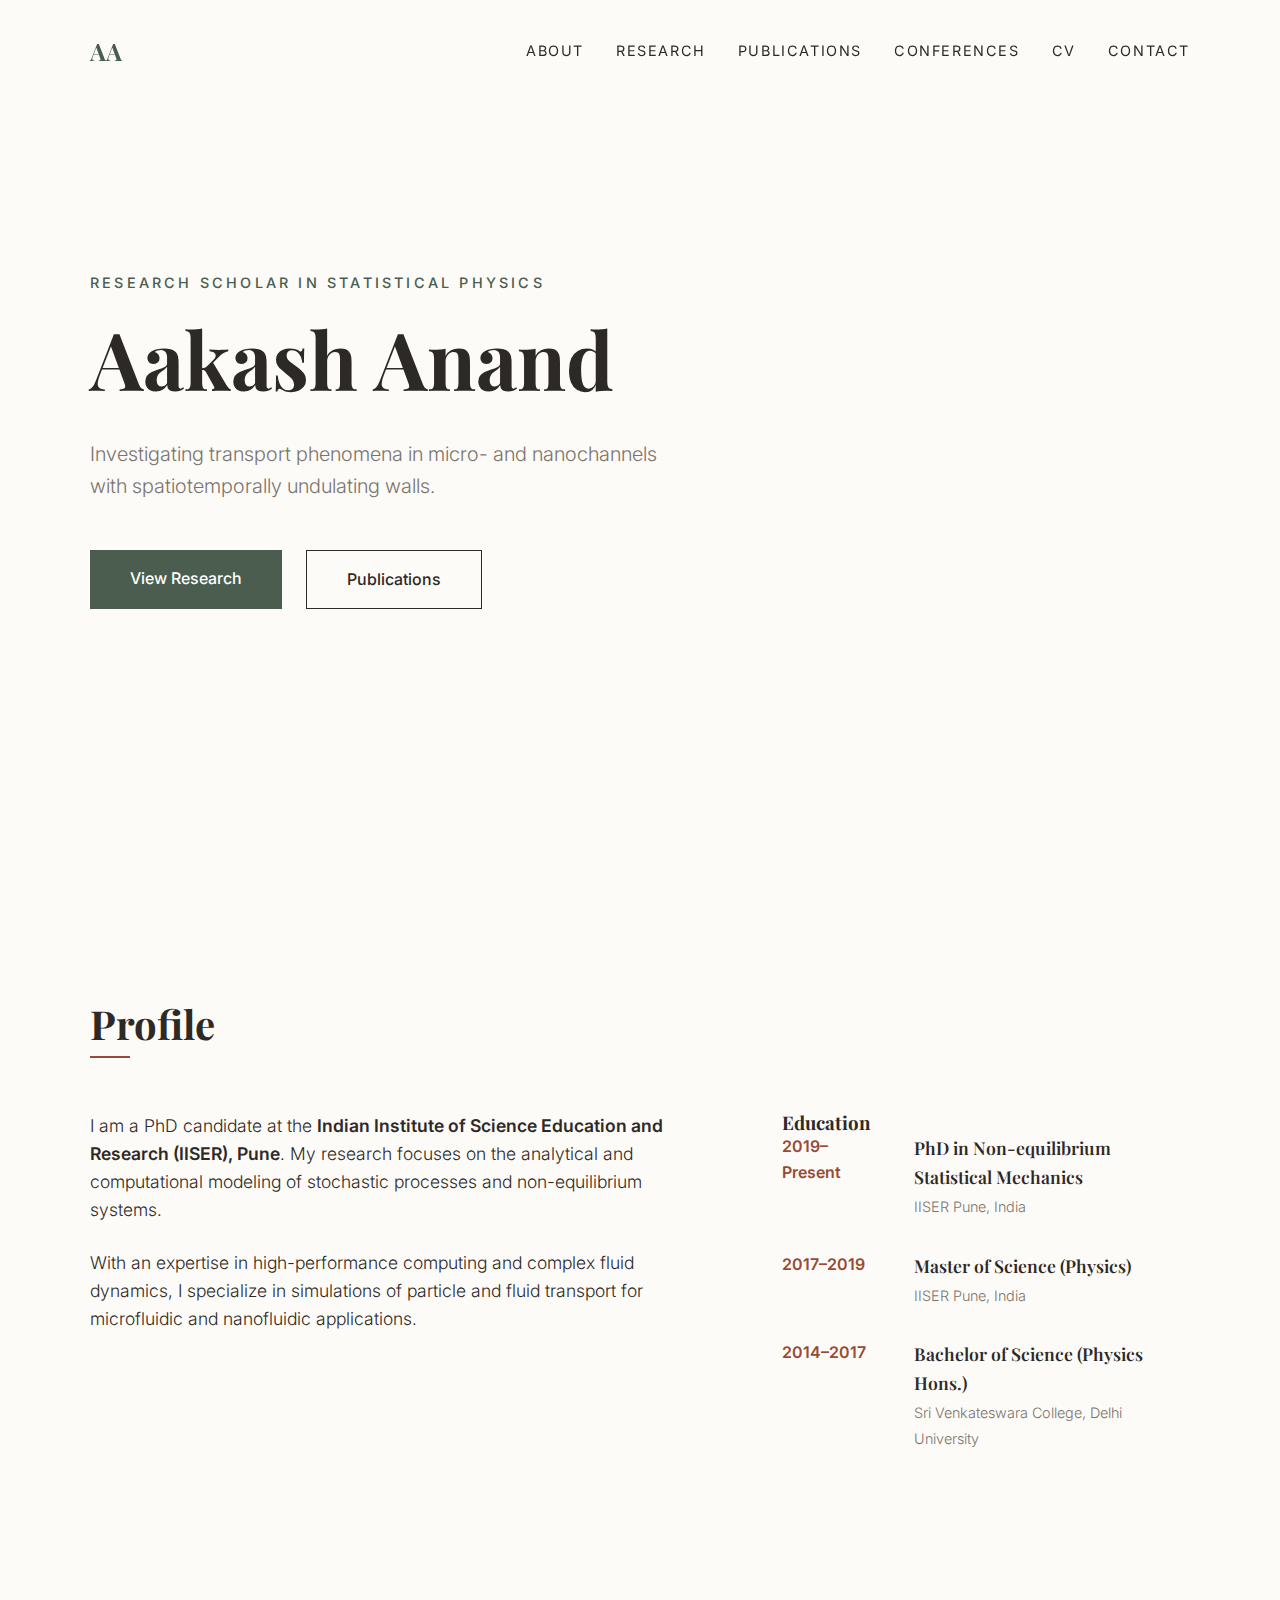
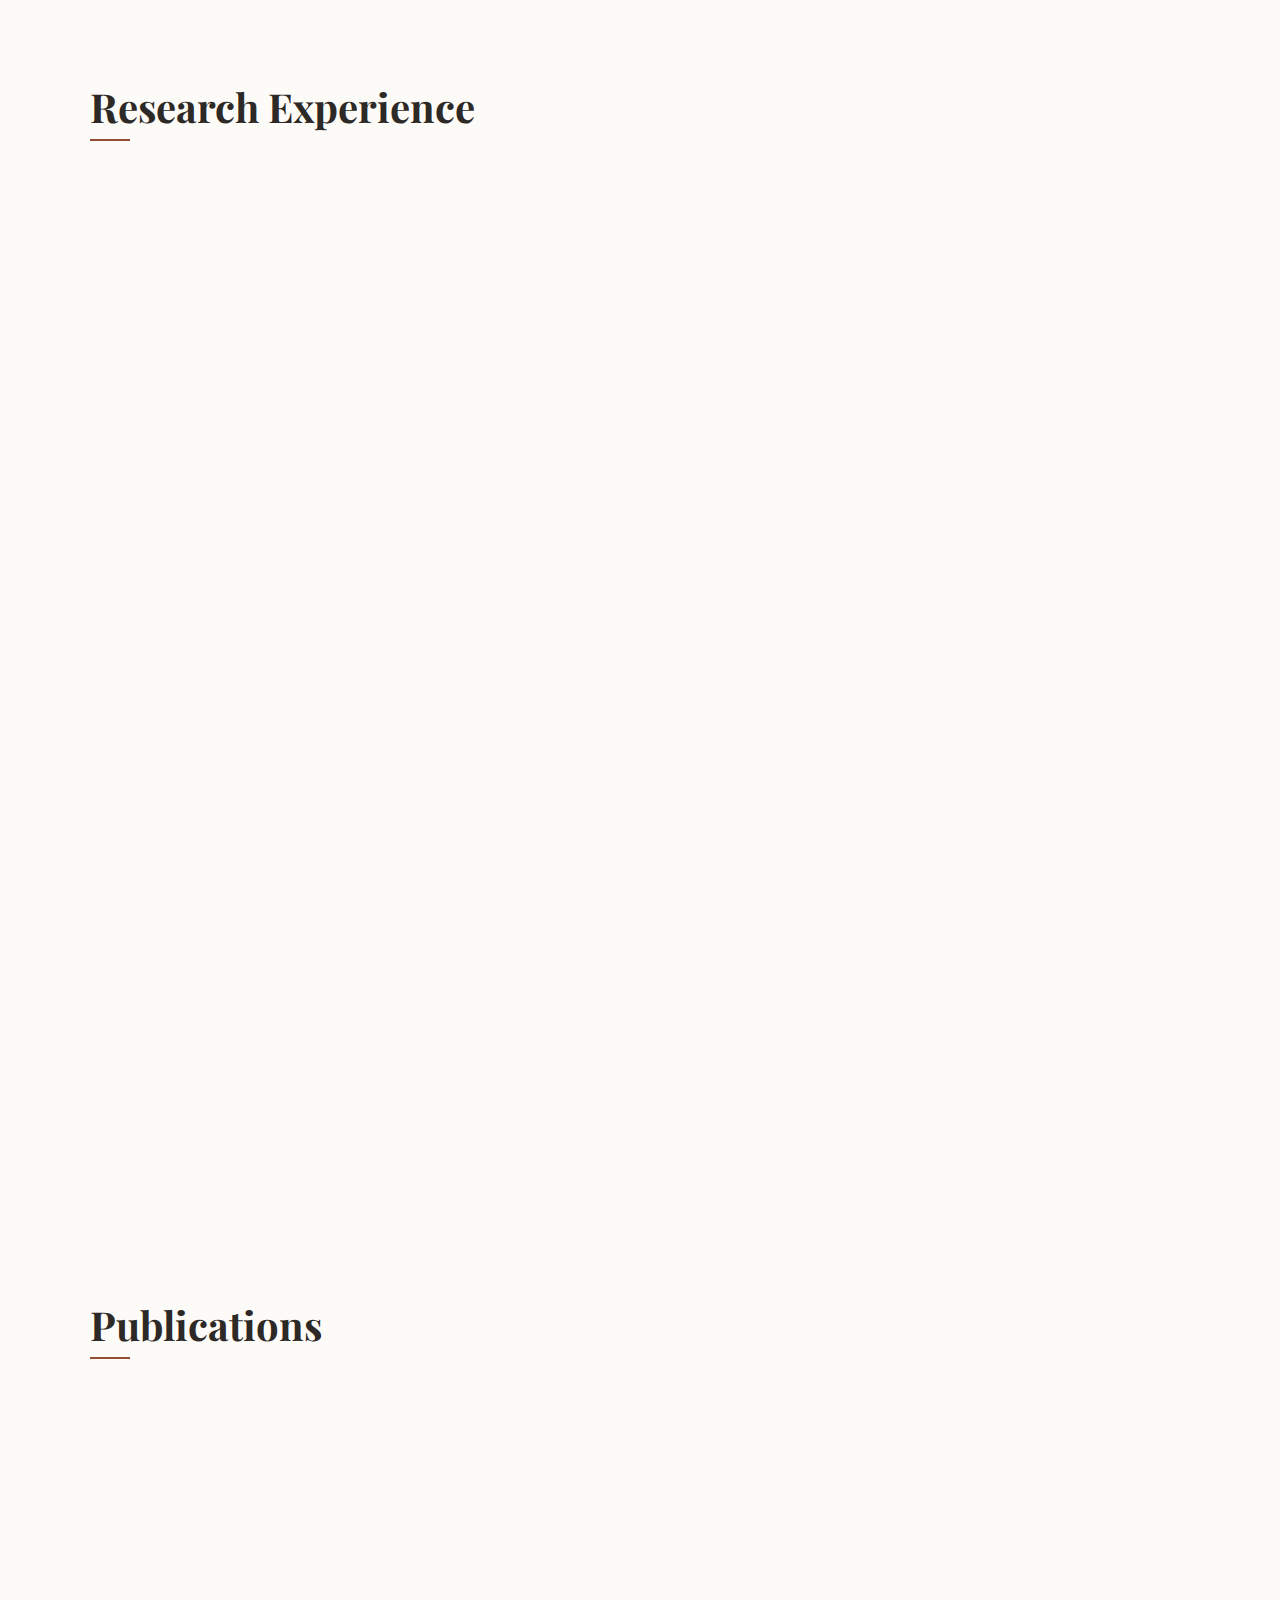
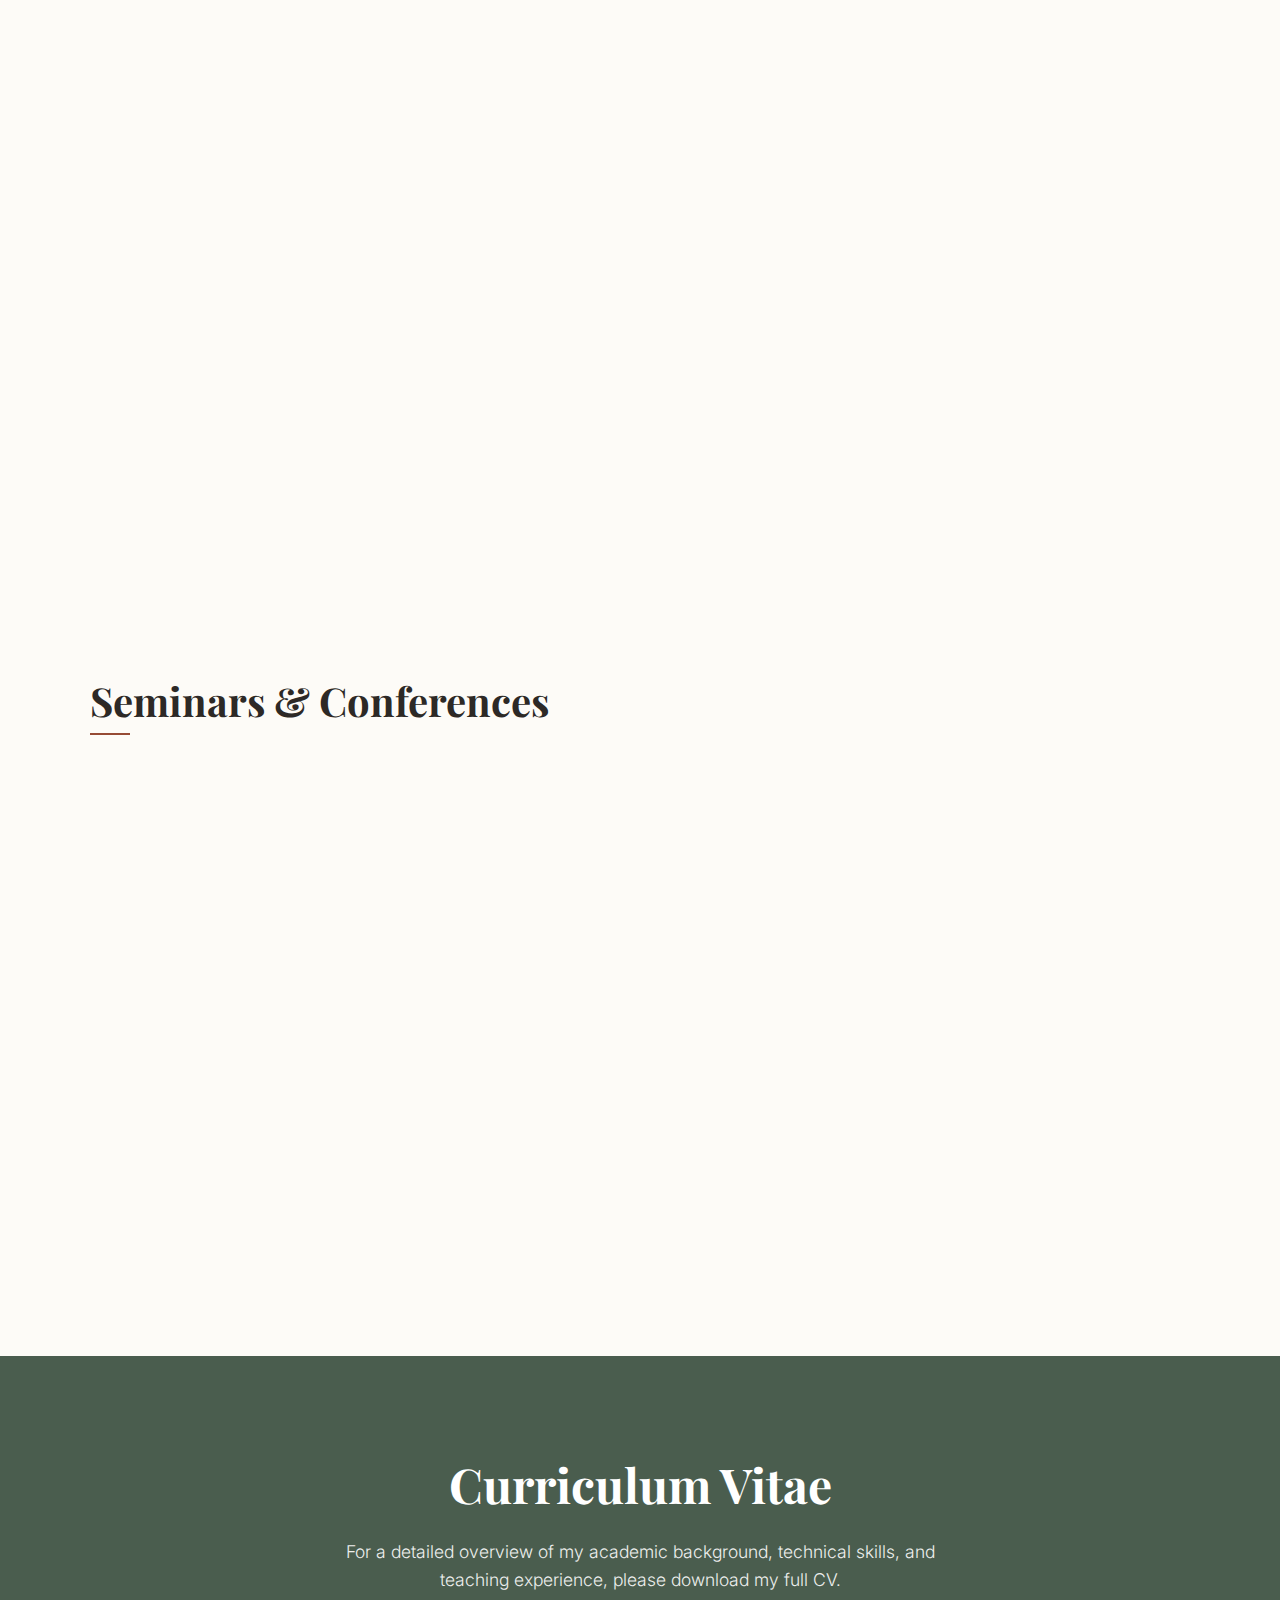
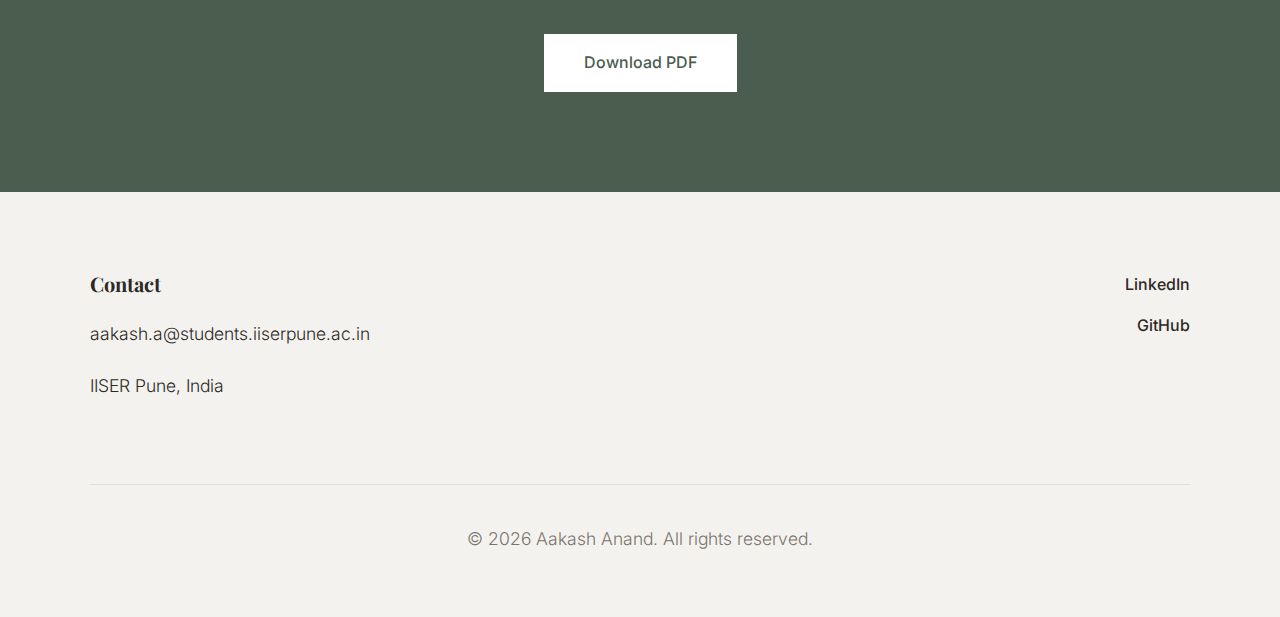
<file: index.html>
<!DOCTYPE html>
<html lang="en">

<head>
    <meta charset="UTF-8">
    <meta name="viewport" content="width=device-width, initial-scale=1.0">
    <title>Aakash Anand | Statistical Physics & Stochastic Processes</title>
    <meta name="description"
        content="Personal website of Aakash Anand, PhD candidate in Statistical Physics at IISER Pune specializing in transport phenomena, micro- and nanochannels, and stochastic modeling.">
    <link rel="preconnect" href="https://fonts.googleapis.com">
    <link rel="preconnect" href="https://fonts.gstatic.com" crossorigin>
    <link
        href="https://fonts.googleapis.com/css2?family=Inter:wght@300;400;500;600&family=Playfair+Display:ital,wght@0,400;0,700;1,400&display=swap"
        rel="stylesheet">
    <link rel="stylesheet" href="style.css">
</head>

<body>
    <header>
        <nav>
            <div class="logo">AA</div>
            <ul>
                <li><a href="#about">About</a></li>
                <li><a href="#research">Research</a></li>
                <li><a href="#publications">Publications</a></li>
                <li><a href="#conferences">Conferences</a></li>
                <li><a href="#cv">CV</a></li>
                <li><a href="#contact">Contact</a></li>
            </ul>
        </nav>
    </header>

    <main>
        <section id="hero" class="hero">
            <div class="container">
                <span class="reveal">Research Scholar in Statistical Physics</span>
                <h1 class="reveal">Aakash Anand</h1>
                <p class="reveal">Investigating transport phenomena in micro- and nanochannels with spatiotemporally
                    undulating walls.</p>
                <div class="hero-cta reveal">
                    <a href="#research" class="btn btn-primary">View Research</a>
                    <a href="#publications" class="btn btn-secondary">Publications</a>
                </div>
            </div>
        </section>

        <section id="about" class="about">
            <div class="container">
                <h2 class="section-title">Profile</h2>
                <div class="profile-grid">
                    <div class="profile-text">
                        <p>I am a PhD candidate at the <strong>Indian Institute of Science Education and Research
                                (IISER), Pune</strong>. My research focuses on the analytical and computational modeling
                            of stochastic processes and non-equilibrium systems.</p>
                        <p>With an expertise in high-performance computing and complex fluid dynamics, I specialize in
                            simulations of particle and fluid transport for microfluidic and nanofluidic applications.
                        </p>
                    </div>
                    <div class="education">
                        <h3>Education</h3>
                        <ul class="edu-list">
                            <li>
                                <span class="year">2019–Present</span>
                                <div class="edu-detail">
                                    <strong>PhD in Non-equilibrium Statistical Mechanics</strong>
                                    <span>IISER Pune, India</span>
                                </div>
                            </li>
                            <li>
                                <span class="year">2017–2019</span>
                                <div class="edu-detail">
                                    <strong>Master of Science (Physics)</strong>
                                    <span>IISER Pune, India</span>
                                </div>
                            </li>
                            <li>
                                <span class="year">2014–2017</span>
                                <div class="edu-detail">
                                    <strong>Bachelor of Science (Physics Hons.)</strong>
                                    <span>Sri Venkateswara College, Delhi University</span>
                                </div>
                            </li>
                        </ul>
                    </div>
                </div>
            </div>
        </section>

        <section id="research" class="research">
            <div class="container">
                <h2 class="section-title">Research Experience</h2>
                <div class="research-grid">
                    <div class="research-card">
                        <span class="card-tag">Soft Matter</span>
                        <h3>Overdamped Dynamics in Nanochannels</h3>
                        <p>Investigated ratcheting transport phenomena in nanochannels with undulating walls. Studied
                            the efficiency of the ratcheting process and analyzed the effects of physical parameters
                            like temperature on transport behavior.</p>
                    </div>
                    <div class="research-card">
                        <span class="card-tag">Fluid Dynamics</span>
                        <h3>Surface-Fluctuation Driven Flow</h3>
                        <p>Developed perturbation analysis for low Reynolds number flow in nanotubes. Successfully
                            distinguished surface-driven flow from bulk flow under pressure head in cylindrical
                            nanochannels.</p>
                    </div>
                    <div class="research-card">
                        <span class="card-tag">Systems Biology</span>
                        <h3>Gene Regulatory Networks in EMT</h3>
                        <p>Modeled gene regulatory circuits involved in Epithelial to Mesenchymal Transition (EMT).
                            Analyzed conditions for pattern formation and multistability in complex biological systems.
                        </p>
                    </div>
                    <div class="research-card">
                        <span class="card-tag">Stochastic Modeling</span>
                        <h3>Transport in Soft Microchannels</h3>
                        <p>Designed a "hydrodynamic ratchet" model where the fluid flow itself acts as the transport
                            mechanism. Currently extending this to multi-particle systems and polymer-like chains.</p>
                    </div>
                    <div class="research-card">
                        <span class="card-tag">Theory</span>
                        <h3>Path Integrals & RG Theory</h3>
                        <p>Conducted research on foundational concepts in quantum field theory, including path integral
                            formulation, group theory, and renormalization group (RG) theory.</p>
                    </div>
                    <div class="research-card">
                        <span class="card-tag">Continuous Learning</span>
                        <h3>Stochastic Calculus & Processes</h3>
                        <p>In-depth study of Itô and Stratonovich interpretations, Langevin dynamics, and noise-induced
                            behavior in complex systems.</p>
                    </div>
                </div>
            </div>
        </section>

        <section id="publications" class="publications">
            <div class="container">
                <h2 class="section-title">Publications</h2>
                <ul class="pub-list">
                    <li>
                        <span class="pub-year">2025</span>
                        <div class="pub-content">
                            <h3>Flow cross-overs under surface fluctuations in cylindrical nano-channel</h3>
                            <p><strong>Aakash Anand</strong>, A. Bhattacharyay.</p>
                            <p class="pub-journal"><em>Physics Letters A</em>, 2025, Article No. 130676.</p>
                            <a href="https://doi.org/10.1016/j.physleta.2025.130676" target="_blank"
                                class="pub-link">DOI: 10.1016/j.physleta.2025.130676</a>
                        </div>
                    </li>
                    <li>
                        <span class="pub-year">2023</span>
                        <div class="pub-content">
                            <h3>Room temperature flashing Ratcheting in nano-channels</h3>
                            <p><strong>Aakash Anand</strong>, A. Bhattacharyay.</p>
                            <p class="pub-journal"><em>Physica A: Statistical Mechanics and its Applications</em>, 626
                                (2023): 128889.</p>
                            <a href="https://doi.org/10.1016/j.physa.2023.128889" target="_blank" class="pub-link">DOI:
                                10.1016/j.physa.2023.128889</a>
                        </div>
                    </li>
                    <li>
                        <span class="pub-year">Preprint</span>
                        <div class="pub-content">
                            <h3>Hydrodynamic Ratchet for Tracer Transport in a Soft Microchannel: A Detailed Analysis
                            </h3>
                            <p><strong>Aakash Anand</strong>, A. Bhattacharyay.</p>
                            <p class="pub-journal">Submitted to <em>Physical Review E</em>.</p>
                            <a href="https://arxiv.org/abs/2510.12492" target="_blank"
                                class="pub-link">arXiv:2510.12492</a>
                        </div>
                    </li>
                </ul>
            </div>
        </section>

        <section id="conferences" class="conferences">
            <div class="container">
                <h2 class="section-title">Seminars & Conferences</h2>
                <div class="conf-grid">
                    <div class="conf-item">
                        <span class="conf-date">2025</span>
                        <p><strong>Workshop on Mathematical Finance</strong>, IISER Pune, India.</p>
                    </div>
                    <div class="conf-item">
                        <span class="conf-date">2024</span>
                        <p><strong>Data Dynamics Summit 2024</strong>, IISER Pune, India.</p>
                    </div>
                    <div class="conf-item">
                        <span class="conf-date">2023</span>
                        <p><strong>International Conference on Non-Linear Science and Applications</strong>, IIT
                            Bhubaneswar, India.</p>
                    </div>
                    <div class="conf-item">
                        <span class="conf-date">2023</span>
                        <p><strong>Complexity and Non-Linear Dynamics in STEM</strong>, IIT Hyderabad, India.</p>
                    </div>
                    <div class="conf-item">
                        <span class="conf-date">2023</span>
                        <p><strong>Perspectives in Non-Linear Dynamics</strong>, IIT Madras, India.</p>
                    </div>
                    <div class="conf-item">
                        <span class="conf-date">2022</span>
                        <p><strong>Conference on Nonlinear Systems and Dynamics (CNSD)</strong>, IISER Pune, India.</p>
                    </div>
                    <div class="conf-item">
                        <span class="conf-date">2020</span>
                        <p><strong>Bangalore School on Statistical Physics XI</strong>, ICTS Bangalore, India.</p>
                    </div>
                    <div class="conf-item">
                        <span class="conf-date">2019</span>
                        <p><strong>SERB School on Non-linear Dynamics</strong>, IIT Patna, India.</p>
                    </div>
                </div>
            </div>
        </section>

        <section id="cv" class="cv-section">
            <div class="container">
                <div class="cv-card">
                    <h2>Curriculum Vitae</h2>
                    <p>For a detailed overview of my academic background, technical skills, and teaching experience,
                        please download my full CV.</p>
                    <a href="docs/Curriculum_Vitae_Aakash_Anand.pdf" target="_blank" class="btn btn-primary">Download
                        PDF</a>
                </div>
            </div>
        </section>
    </main>

    <footer id="contact">
        <div class="container">
            <div class="footer-grid">
                <div class="contact-info">
                    <h3>Contact</h3>
                    <p>aakash.a@students.iiserpune.ac.in</p>
                    <p>IISER Pune, India</p>
                </div>
                <div class="social-links">
                    <a href="https://linkedin.com/in/aakash-anand-627765370" target="_blank">LinkedIn</a>
                    <a href="https://github.com/aakashanand95" target="_blank">GitHub</a>
                </div>
            </div>
            <div class="copyright">
                <p>&copy; <span id="year"></span> Aakash Anand. All rights reserved.</p>
            </div>
        </div>
    </footer>

    <script src="script.js"></script>
</body>

</html>
</file>
<file: style.css>
:root {
    /* Earth Toned Color Palette */
    --bg-color: #FDFBF7;
    --text-color: #2D2926;
    --primary-color: #4A5D4E;
    /* Sage Green */
    --secondary-color: #964B35;
    /* Terracotta */
    --accent-color: #D4A373;
    /* Sandy Gold */
    --muted-color: #7A746E;
    --border-color: #E5E1DA;

    --serif-font: 'Playfair Display', serif;
    --sans-font: 'Inter', -apple-system, BlinkMacSystemFont, "Segoe UI", Roboto, sans-serif;

    --container-width: 1100px;
    --section-padding: 100px 0;
}

* {
    margin: 0;
    padding: 0;
    box-sizing: border-box;
}

html {
    scroll-behavior: smooth;
}

body {
    background-color: var(--bg-color);
    color: var(--text-color);
    font-family: var(--sans-font);
    line-height: 1.6;
    font-weight: 300;
    overflow-x: hidden;
}

.container {
    width: 90%;
    max-width: var(--container-width);
    margin: 0 auto;
}

/* Typography */
h1,
h2,
h3 {
    font-family: var(--serif-font);
    font-weight: 700;
    line-height: 1.2;
}

p {
    margin-bottom: 1.5rem;
    font-size: 1.1rem;
}

em {
    font-style: italic;
}

strong {
    font-weight: 600;
}

/* Header & Nav */
header {
    padding: 2rem 0;
    position: fixed;
    top: 0;
    width: 100%;
    z-index: 1000;
    transition: background 0.3s ease;
}

header.scrolled {
    background: rgba(253, 251, 247, 0.9);
    backdrop-filter: blur(10px);
    padding: 1rem 0;
    border-bottom: 1px solid var(--border-color);
}

nav {
    width: 90%;
    max-width: var(--container-width);
    margin: 0 auto;
    display: flex;
    justify-content: space-between;
    align-items: center;
}

.logo {
    font-family: var(--serif-font);
    font-size: 1.5rem;
    font-weight: 700;
    color: var(--primary-color);
}

nav ul {
    display: flex;
    list-style: none;
    gap: 2rem;
}

nav ul a {
    text-decoration: none;
    color: var(--text-color);
    font-weight: 400;
    font-size: 0.9rem;
    text-transform: uppercase;
    letter-spacing: 0.1rem;
    transition: color 0.3s ease;
}

nav ul a:hover {
    color: var(--secondary-color);
}

/* Sections */
section {
    padding: var(--section-padding);
}

.section-title {
    font-size: 2.5rem;
    margin-bottom: 4rem;
    position: relative;
    display: inline-block;
}

.section-title::after {
    content: '';
    position: absolute;
    bottom: -10px;
    left: 0;
    width: 40px;
    height: 2px;
    background-color: var(--secondary-color);
}

/* Hero Section */
.hero {
    height: 100vh;
    display: flex;
    align-items: center;
    padding-top: 80px;
}

.hero span {
    display: block;
    color: var(--primary-color);
    font-weight: 500;
    text-transform: uppercase;
    letter-spacing: 0.2rem;
    margin-bottom: 1rem;
    font-size: 0.9rem;
}

.hero h1 {
    font-size: 5rem;
    margin-bottom: 2rem;
    max-width: 800px;
}

.hero p {
    font-size: 1.25rem;
    max-width: 600px;
    margin-bottom: 3rem;
    color: var(--muted-color);
}

.hero-cta {
    display: flex;
    gap: 1.5rem;
}

/* Buttons */
.btn {
    padding: 1rem 2.5rem;
    text-decoration: none;
    font-weight: 500;
    border-radius: 0;
    transition: all 0.3s ease;
    display: inline-block;
}

.btn-primary {
    background-color: var(--primary-color);
    color: white;
}

.btn-primary:hover {
    background-color: var(--text-color);
    transform: translateY(-3px);
}

.btn-secondary {
    border: 1px solid var(--text-color);
    color: var(--text-color);
}

.btn-secondary:hover {
    background-color: var(--text-color);
    color: white;
    transform: translateY(-3px);
}

/* About Section */
.profile-grid {
    display: grid;
    grid-template-columns: 1.2fr 0.8fr;
    gap: 5rem;
}

.edu-list {
    list-style: none;
}

.edu-list li {
    display: flex;
    gap: 2rem;
    margin-bottom: 2rem;
}

.edu-list .year {
    font-weight: 600;
    color: var(--secondary-color);
    min-width: 100px;
}

.edu-detail strong {
    display: block;
    font-family: var(--serif-font);
    font-size: 1.1rem;
    margin-bottom: 0.2rem;
}

.edu-detail span {
    font-size: 0.9rem;
    color: var(--muted-color);
}

/* Research Section */
.research-grid {
    display: grid;
    grid-template-columns: repeat(auto-fit, minmax(300px, 1fr));
    gap: 3rem;
}

.research-card {
    padding: 3rem;
    background: white;
    border: 1px solid var(--border-color);
    transition: transform 0.3s ease, box-shadow 0.3s ease;
}

.research-card:hover {
    transform: translateY(-10px);
    box-shadow: 0 20px 40px rgba(0, 0, 0, 0.05);
    border-color: var(--accent-color);
}

.research-card h3 {
    font-size: 1.5rem;
    margin-bottom: 1.5rem;
}

.card-tag {
    display: inline-block;
    font-size: 0.7rem;
    font-weight: 600;
    text-transform: uppercase;
    letter-spacing: 0.1rem;
    color: var(--secondary-color);
    background: #FFF4F0;
    padding: 0.2rem 0.6rem;
    margin-bottom: 1rem;
    border-radius: 2px;
}

.research-card p {
    font-size: 1rem;
    color: var(--muted-color);
    margin-bottom: 0;
}

/* Publications Section */
.pub-list {
    list-style: none;
}

.pub-list li {
    display: flex;
    gap: 3rem;
    padding: 2.5rem 0;
    border-bottom: 1px solid var(--border-color);
}

.pub-year {
    font-family: var(--serif-font);
    font-size: 1.5rem;
    font-weight: 700;
    color: var(--accent-color);
    min-width: 100px;
}

.pub-content h3 {
    margin-bottom: 0.8rem;
    font-size: 1.35rem;
}

.pub-content p {
    color: var(--text-color);
    margin-bottom: 0.5rem;
    font-size: 1rem;
}

.pub-journal {
    color: var(--muted-color) !important;
    font-size: 0.95rem !important;
}

.pub-link {
    display: inline-block;
    margin-top: 0.8rem;
    font-size: 0.85rem;
    color: var(--primary-color);
    text-decoration: none;
    border-bottom: 1px solid transparent;
    transition: border 0.3s ease;
}

.pub-link:hover {
    border-bottom: 1px solid var(--primary-color);
}

/* Conferences Section */
.conf-grid {
    display: grid;
    grid-template-columns: repeat(auto-fit, minmax(400px, 1fr));
    gap: 2rem;
}

.conf-item {
    display: flex;
    gap: 1.5rem;
    padding: 1.5rem;
    background: white;
    border: 1px solid var(--border-color);
    align-items: center;
}

.conf-date {
    font-weight: 600;
    color: var(--accent-color);
    font-size: 1rem;
    min-width: 50px;
}

.conf-item p {
    margin-bottom: 0;
    font-size: 0.95rem;
}

/* CV Section */
.cv-section {
    background-color: var(--primary-color);
    color: white;
    text-align: center;
}

.cv-section .section-title {
    color: white;
}

.cv-card {
    max-width: 600px;
    margin: 0 auto;
}

.cv-card h2 {
    font-size: 3rem;
    margin-bottom: 1.5rem;
}

.cv-card p {
    margin-bottom: 2.5rem;
    opacity: 0.9;
}

.cv-card .btn-primary {
    background-color: white;
    color: var(--primary-color);
}

.cv-card .btn-primary:hover {
    background-color: var(--accent-color);
    color: white;
}

/* Footer */
footer {
    padding: 80px 0 40px;
    background-color: #f4f2ee;
}

.footer-grid {
    display: grid;
    grid-template-columns: 1fr 1fr;
    margin-bottom: 60px;
}

.contact-info h3,
.social-links h3 {
    margin-bottom: 1.5rem;
    font-size: 1.25rem;
}

.social-links {
    text-align: right;
    display: flex;
    flex-direction: column;
    gap: 1rem;
}

.social-links a {
    text-decoration: none;
    color: var(--text-color);
    font-weight: 500;
    transition: color 0.3s ease;
}

.social-links a:hover {
    color: var(--secondary-color);
}

.copyright {
    padding-top: 40px;
    border-top: 1px solid var(--border-color);
    text-align: center;
    font-size: 0.9rem;
    color: var(--muted-color);
}

/* Reveal Animations */
.reveal {
    opacity: 0;
    transform: translateY(30px);
    transition: all 0.8s ease-out;
}

.reveal.active {
    opacity: 1;
    transform: translateY(0);
}

/* Responsive */
@media (max-width: 768px) {
    .hero h1 {
        font-size: 3rem;
    }

    .profile-grid,
    .footer-grid {
        grid-template-columns: 1fr;
        gap: 3rem;
    }

    .social-links {
        text-align: left;
    }

    nav ul {
        display: none;
        /* simple mobile nav or implement hamburger */
    }

    .section-title {
        font-size: 2rem;
    }
}
</file>
